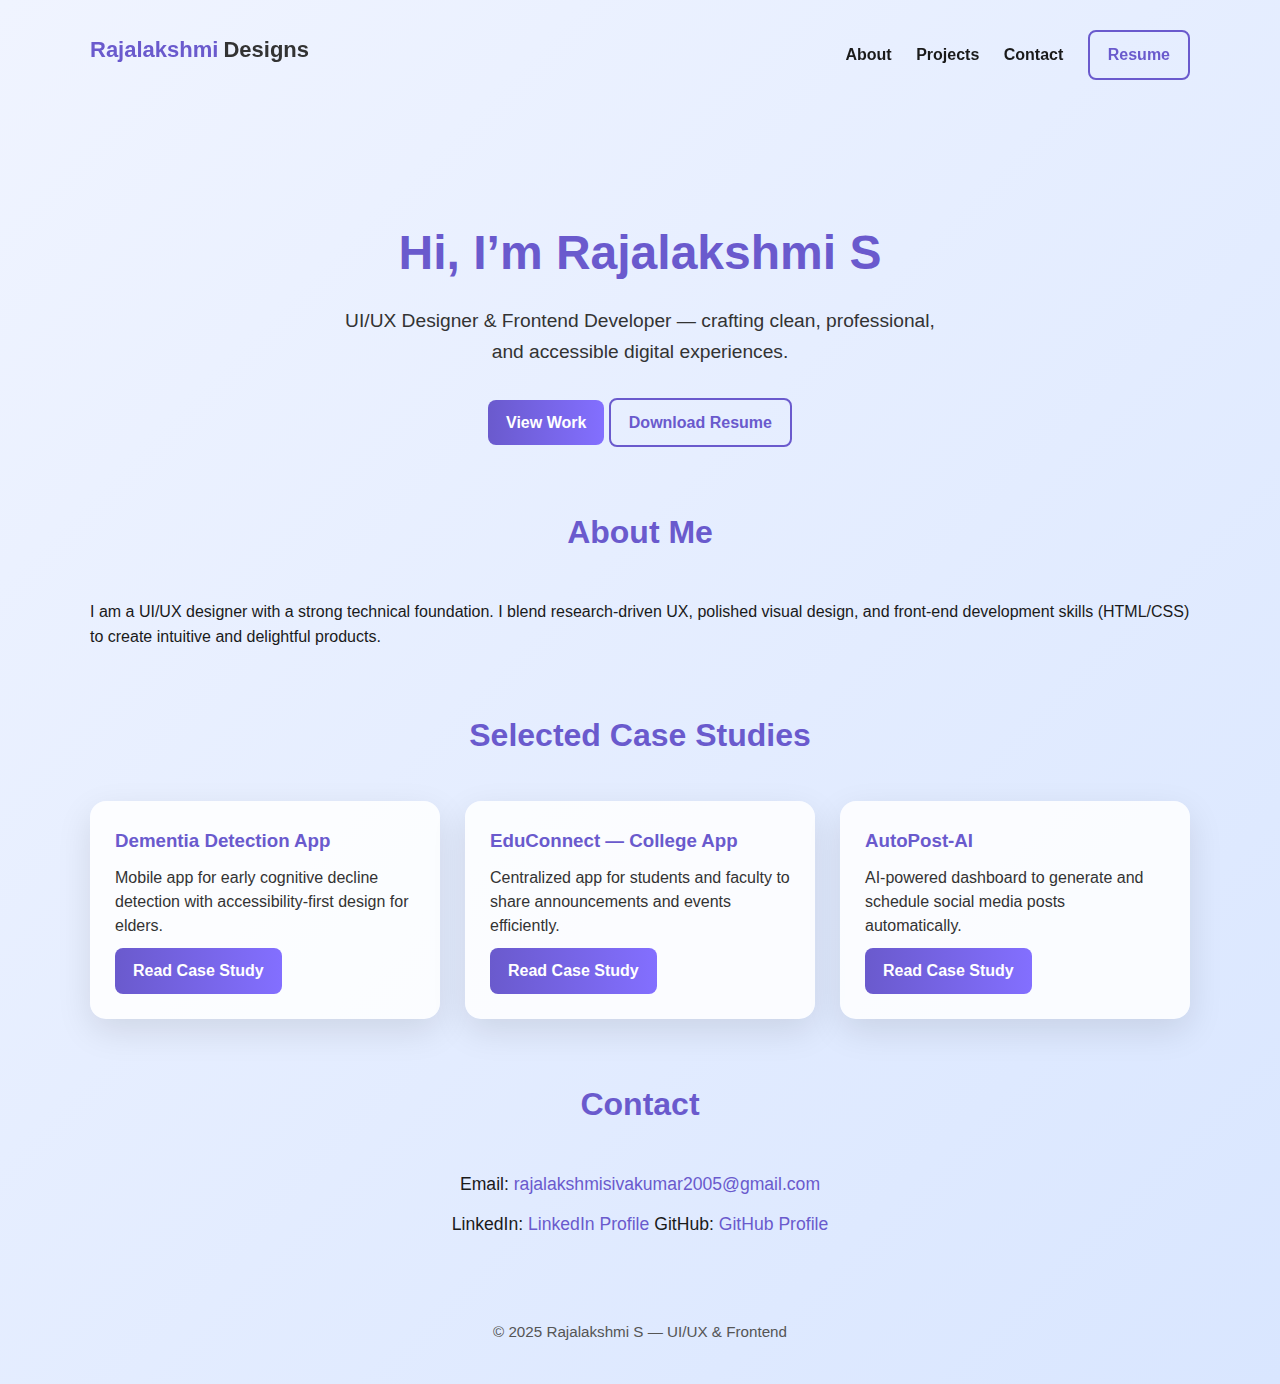
<file: index.html>
<!DOCTYPE html>
<html lang="en">
<head>
  <meta charset="UTF-8">
  <meta name="viewport" content="width=device-width, initial-scale=1.0">
  <title>Rajalakshmi S — UI/UX Designer</title>
  <link rel="stylesheet" href="style.css">
</head>
<body>
  <!-- Header -->
  <header class="site-header container">
    <div class="brand">Rajalakshmi<span>Designs</span></div>
    <nav>
      <a href="#about">About</a>
      <a href="#projects">Projects</a>
      <a href="#contact">Contact</a>
      <!-- Resume open/download -->
      <a class="btn ghost" href="Rajalakshmi_Resume.pdf" target="_blank" download>Resume</a>
    </nav>
  </header>

  <!-- Hero Section -->
  <section id="home" class="container hero-left">
    <h1 class="hero-title">Hi, I’m Rajalakshmi S</h1>
    <p class="hero-sub">UI/UX Designer & Frontend Developer — crafting clean, professional, and accessible digital experiences.</p>
    <div class="hero-buttons">
      <a class="btn primary" href="#projects">View Work</a>
      <a class="btn ghost" href="Rajalakshmi_Resume.pdf" target="_blank" download>Download Resume</a>
    </div>
  </section>

  <!-- About Section -->
  <section id="about" class="container">
    <h2 class="section-title">About Me</h2>
    <p>I am a UI/UX designer with a strong technical foundation. I blend research-driven UX, polished visual design, and front-end development skills (HTML/CSS) to create intuitive and delightful products.</p>
  </section>

  <!-- Projects Section -->
  <section id="projects" class="container projects">
    <h2 class="section-title">Selected Case Studies</h2>
    <div class="grid">
      <article class="project">
        <h3>Dementia Detection App</h3>
        <p>Mobile app for early cognitive decline detection with accessibility-first design for elders.</p>
        <a class="btn primary" href="dementia.html" target="_blank">Read Case Study</a>
      </article>
      <article class="project">
        <h3>EduConnect — College App</h3>
        <p>Centralized app for students and faculty to share announcements and events efficiently.</p>
        <a class="btn primary" href="educonnect.html" target="_blank">Read Case Study</a>
      </article>
      <article class="project">
        <h3>AutoPost-AI</h3>
        <p>AI-powered dashboard to generate and schedule social media posts automatically.</p>
        <a class="btn primary" href="autopost.html" target="_blank">Read Case Study</a>
      </article>
    </div>
  </section>

  <!-- Contact Section -->
  <section id="contact" class="container contact">
    <h2 class="section-title">Contact</h2>
    <p>Email: <a href="mailto:rajalakshmisivakumar2005@gmail.com">rajalakshmisivakumar2005@gmail.com</a></p>
    <p>LinkedIn: <a href="https://www.linkedin.com/in/rajalakshmi-s-40427a2a3" target="_blank">LinkedIn Profile</a>  
       GitHub: <a href="https://github.com/AbiCodes6" target="_blank">GitHub Profile</a></p>
  </section>

  <!-- Footer -->
  <footer class="footer">© 2025 Rajalakshmi S — UI/UX & Frontend</footer>
</body>
</html>
</file>
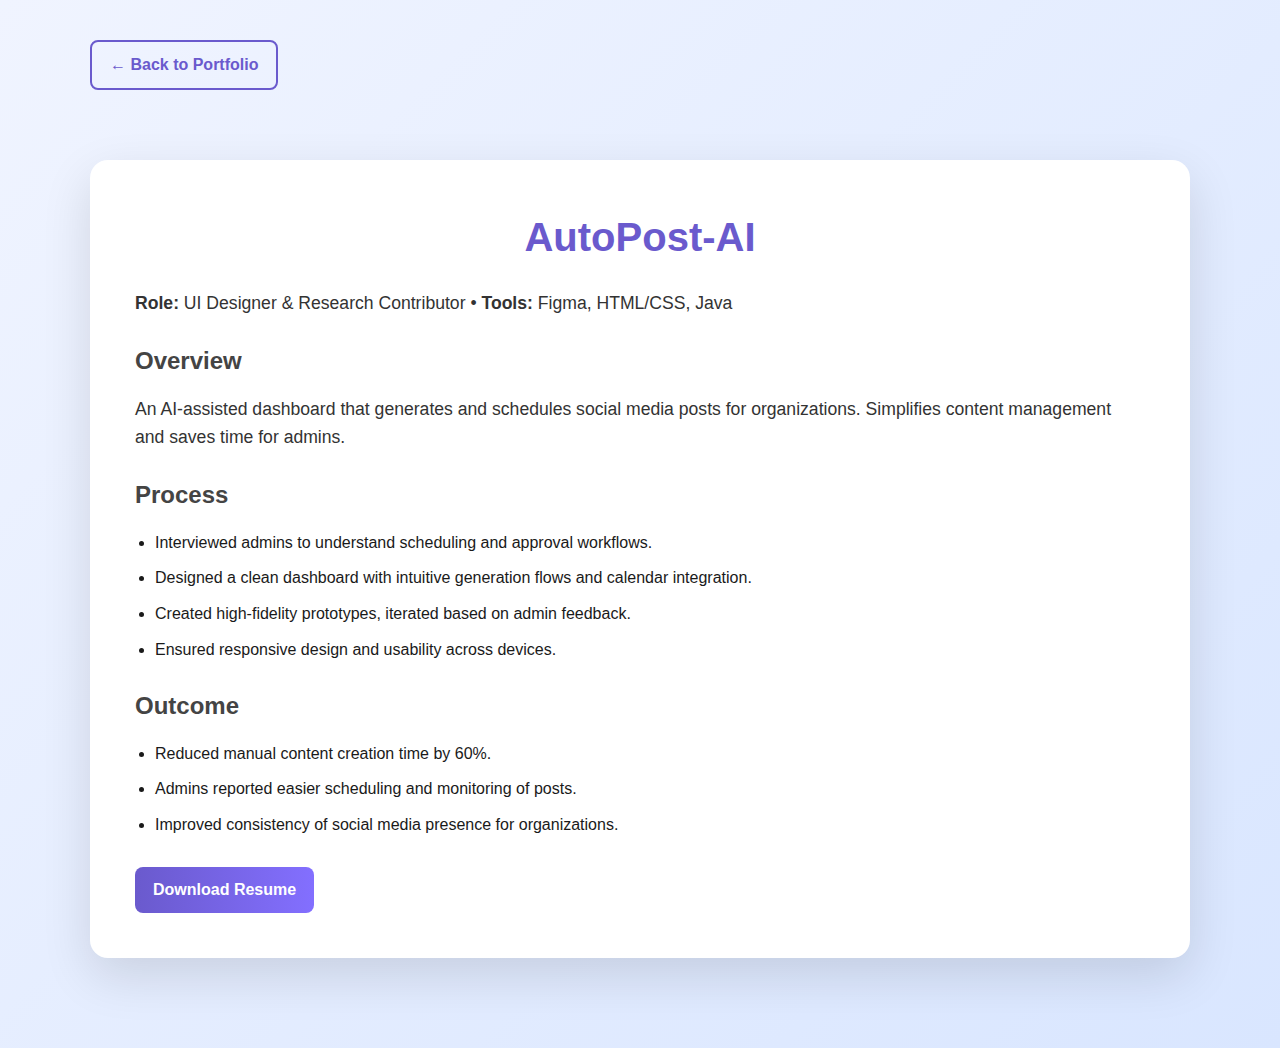
<file: autopost.html>
<!DOCTYPE html>
<html lang="en">
<head>
  <meta charset="UTF-8">
  <meta name="viewport" content="width=device-width, initial-scale=1.0">
  <title>AutoPost-AI — Case Study</title>
  <link rel="stylesheet" href="style.css">
</head>
<body>
  <header class="hero-section">
    <div class="container">
      <a href="index.html" class="btn ghost">← Back to Portfolio</a>
    </div>
  </header>

  <main class="container" style="padding:40px 0;">
    <section class="project-card">
      <h2>AutoPost-AI</h2>
      <p><strong>Role:</strong> UI Designer & Research Contributor • <strong>Tools:</strong> Figma, HTML/CSS, Java</p>

      <h3>Overview</h3>
      <p>An AI-assisted dashboard that generates and schedules social media posts for organizations. Simplifies content management and saves time for admins.</p>

      <h3>Process</h3>
      <ul>
        <li>Interviewed admins to understand scheduling and approval workflows.</li>
        <li>Designed a clean dashboard with intuitive generation flows and calendar integration.</li>
        <li>Created high-fidelity prototypes, iterated based on admin feedback.</li>
        <li>Ensured responsive design and usability across devices.</li>
      </ul>

      <h3>Outcome</h3>
      <ul>
        <li>Reduced manual content creation time by 60%.</li>
        <li>Admins reported easier scheduling and monitoring of posts.</li>
        <li>Improved consistency of social media presence for organizations.</li>
      </ul>

      <a class="btn primary" href="Rajalakshmi_Resume.pdf" target="_blank">Download Resume</a>
    </section>
  </main>
</body>
</html>
</file>
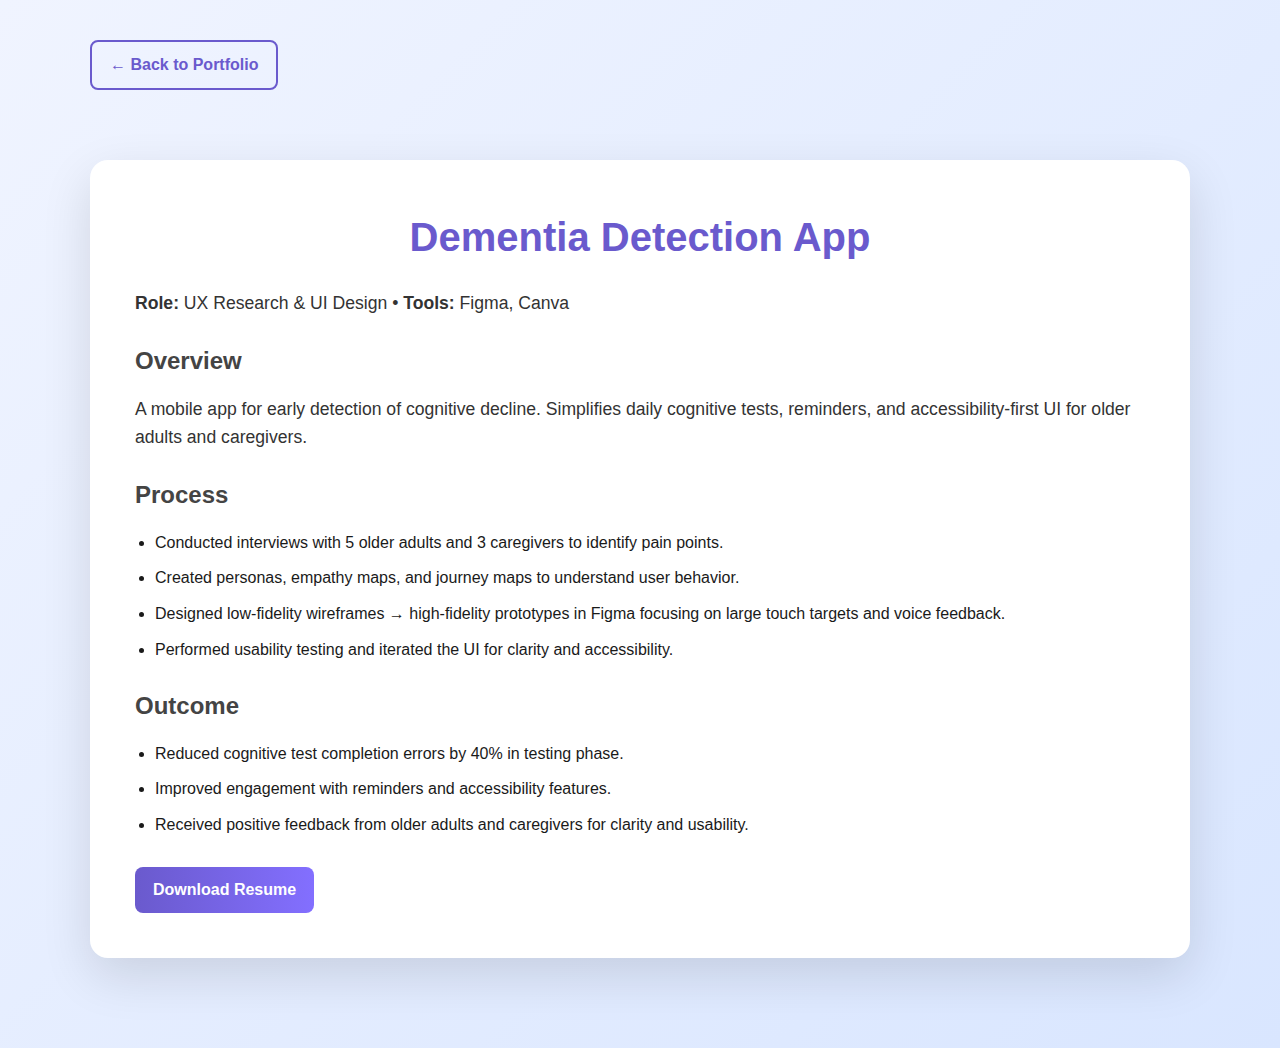
<file: dementia.html>
<!DOCTYPE html>
<html lang="en">
<head>
  <meta charset="UTF-8">
  <meta name="viewport" content="width=device-width, initial-scale=1.0">
  <title>Dementia Detection — Case Study</title>
  <link rel="stylesheet" href="style.css">
</head>
<body>
  <header class="hero-section">
    <div class="container">
      <a href="index.html" class="btn ghost">← Back to Portfolio</a>
    </div>
  </header>

  <main class="container" style="padding:40px 0;">
    <section class="project-card">
      <h2>Dementia Detection App</h2>
      <p><strong>Role:</strong> UX Research & UI Design • <strong>Tools:</strong> Figma, Canva</p>

      <h3>Overview</h3>
      <p>A mobile app for early detection of cognitive decline. Simplifies daily cognitive tests, reminders, and accessibility-first UI for older adults and caregivers.</p>

      <h3>Process</h3>
      <ul>
        <li>Conducted interviews with 5 older adults and 3 caregivers to identify pain points.</li>
        <li>Created personas, empathy maps, and journey maps to understand user behavior.</li>
        <li>Designed low-fidelity wireframes → high-fidelity prototypes in Figma focusing on large touch targets and voice feedback.</li>
        <li>Performed usability testing and iterated the UI for clarity and accessibility.</li>
      </ul>

      <h3>Outcome</h3>
      <ul>
        <li>Reduced cognitive test completion errors by 40% in testing phase.</li>
        <li>Improved engagement with reminders and accessibility features.</li>
        <li>Received positive feedback from older adults and caregivers for clarity and usability.</li>
      </ul>

      <a class="btn primary" href="Rajalakshmi_Resume.pdf" target="_blank">Download Resume</a>
    </section>
  </main>
</body>
</html>
</file>
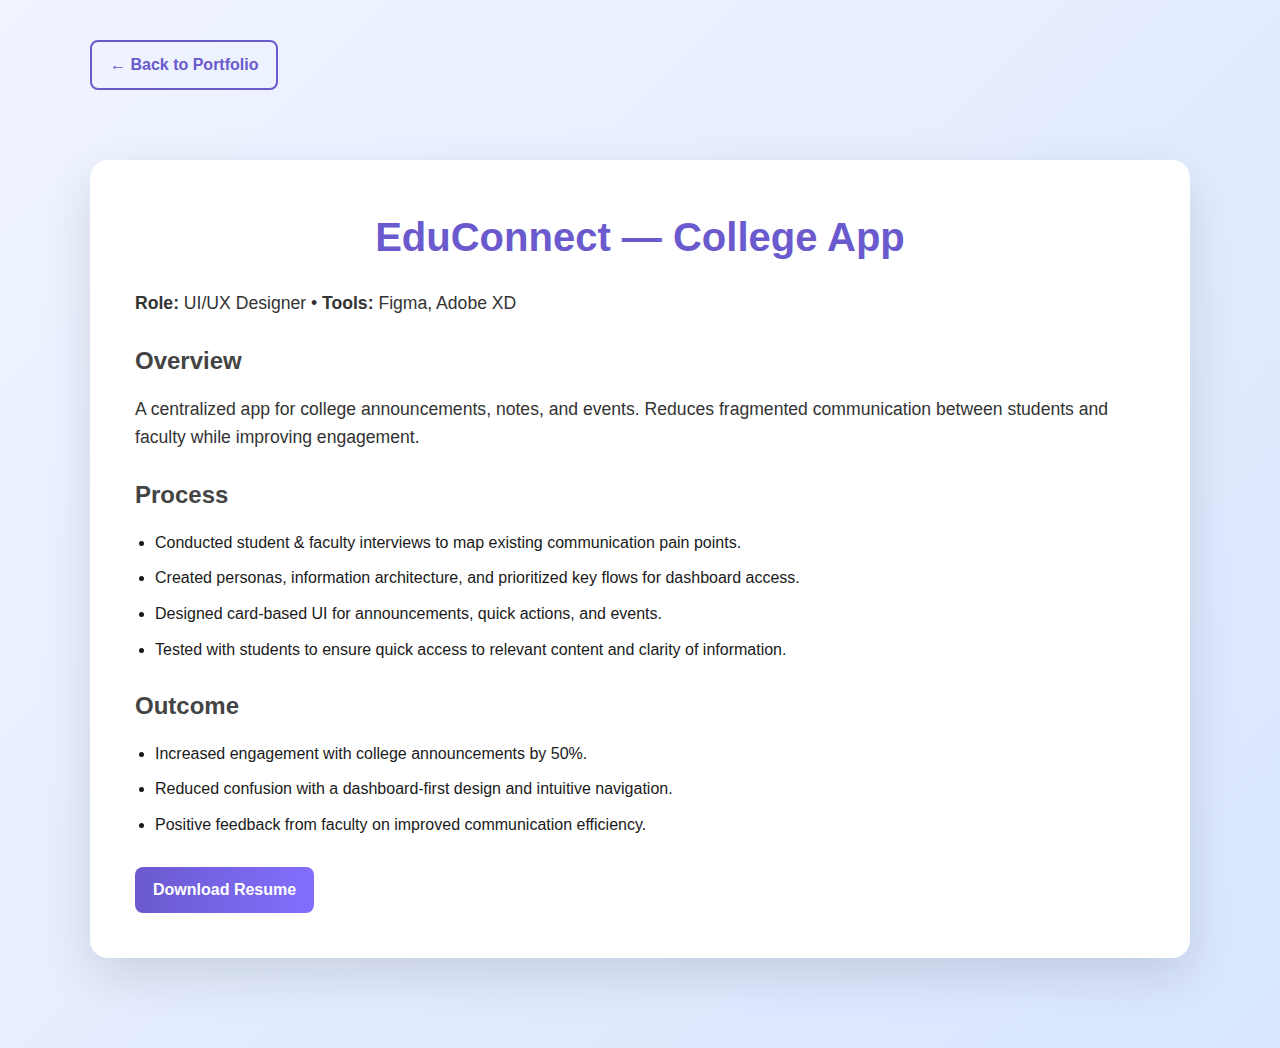
<file: educonnect.html>
<!DOCTYPE html>
<html lang="en">
<head>
  <meta charset="UTF-8">
  <meta name="viewport" content="width=device-width, initial-scale=1.0">
  <title>EduConnect — Case Study</title>
  <link rel="stylesheet" href="style.css">
</head>
<body>
  <header class="hero-section">
    <div class="container">
      <a href="index.html" class="btn ghost">← Back to Portfolio</a>
    </div>
  </header>

  <main class="container" style="padding:40px 0;">
    <section class="project-card">
      <h2>EduConnect — College App</h2>
      <p><strong>Role:</strong> UI/UX Designer • <strong>Tools:</strong> Figma, Adobe XD</p>

      <h3>Overview</h3>
      <p>A centralized app for college announcements, notes, and events. Reduces fragmented communication between students and faculty while improving engagement.</p>

      <h3>Process</h3>
      <ul>
        <li>Conducted student & faculty interviews to map existing communication pain points.</li>
        <li>Created personas, information architecture, and prioritized key flows for dashboard access.</li>
        <li>Designed card-based UI for announcements, quick actions, and events.</li>
        <li>Tested with students to ensure quick access to relevant content and clarity of information.</li>
      </ul>

      <h3>Outcome</h3>
      <ul>
        <li>Increased engagement with college announcements by 50%.</li>
        <li>Reduced confusion with a dashboard-first design and intuitive navigation.</li>
        <li>Positive feedback from faculty on improved communication efficiency.</li>
      </ul>

      <a class="btn primary" href="Rajalakshmi_Resume.pdf" target="_blank">Download Resume</a>
    </section>
  </main>
</body>
</html>
</file>
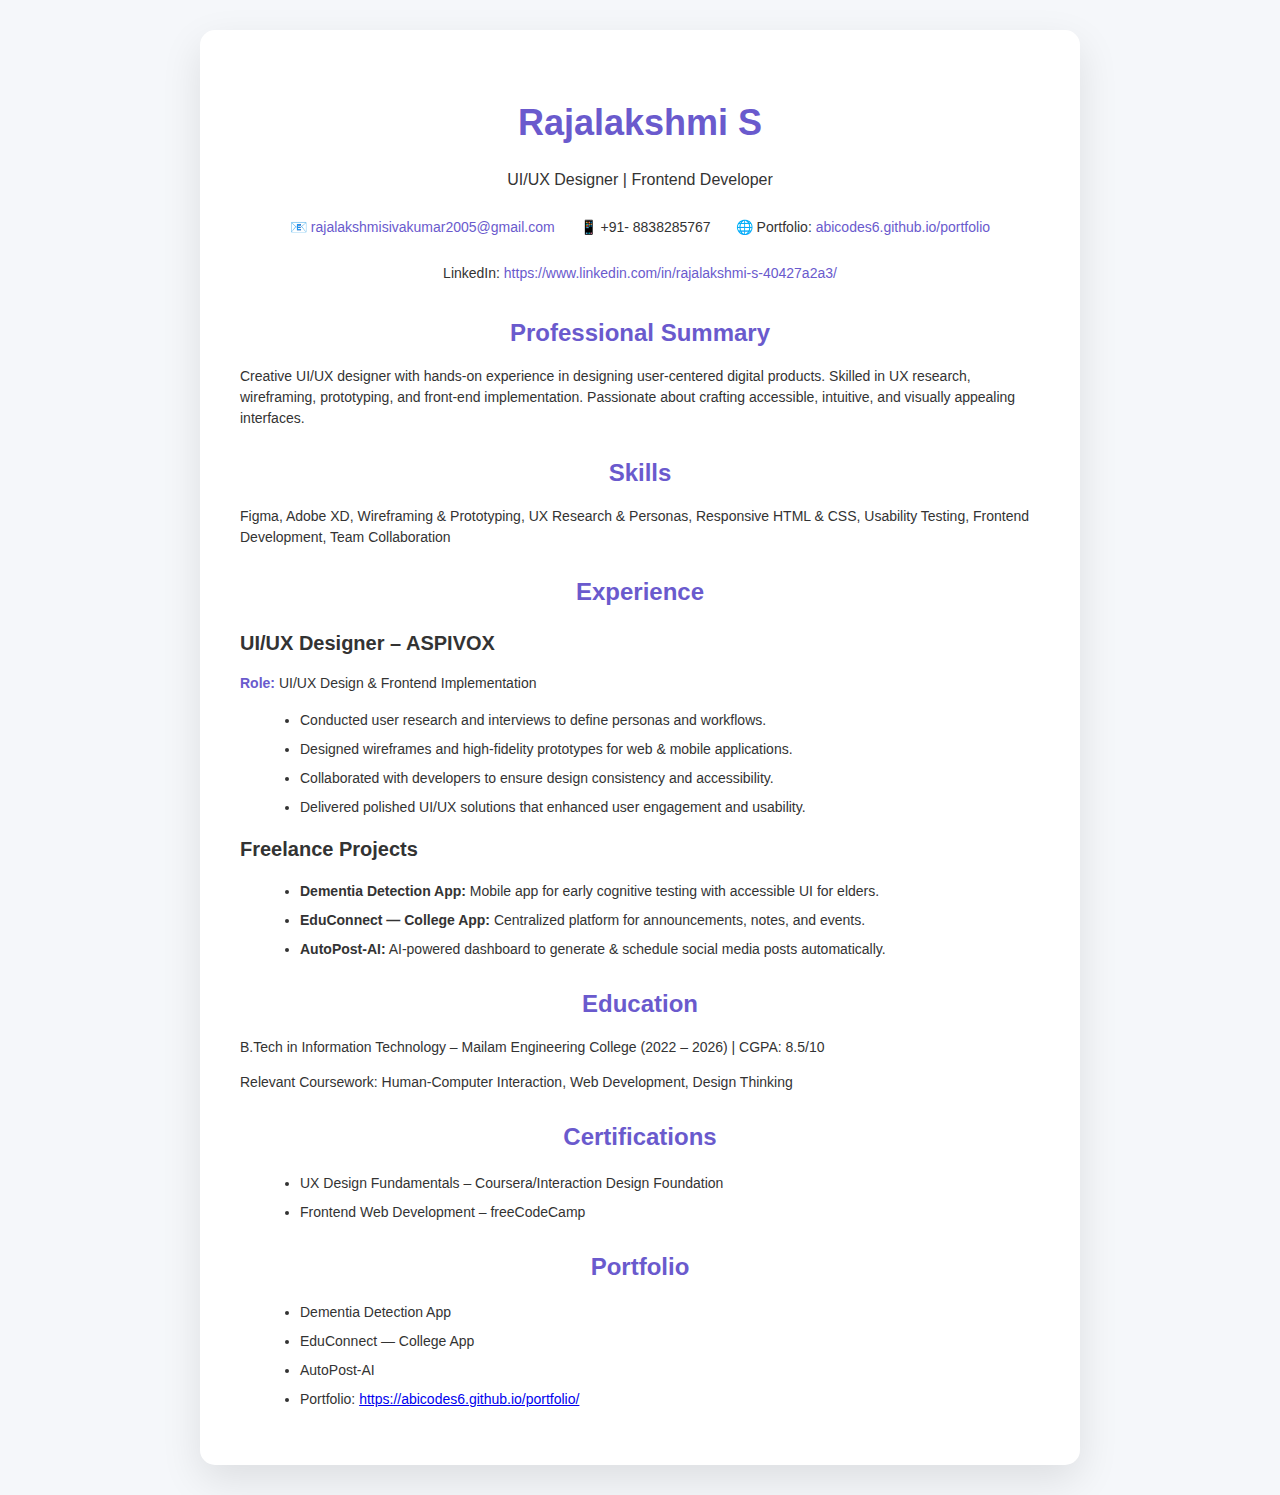
<file: Rajalakshmi_Resume.pdf.html>
<!DOCTYPE html>
<html lang="en">
<head>
<meta charset="UTF-8">
<meta name="viewport" content="width=device-width, initial-scale=1.0">
<title>Rajalakshmi S — UI/UX Resume</title>
<style>
  body { font-family: 'Inter', sans-serif; margin: 0; padding: 0; background: #f5f7fa; color: #1a1a1a; line-height:1.6; }
  .container { width: 800px; margin: 30px auto; padding: 40px; background: #fff; border-radius: 15px; box-shadow: 0 15px 40px rgba(0,0,0,0.1); }

  /* Header */
  .header { text-align: center; margin-bottom: 25px; }
  .header h1 { font-size: 36px; color: #6a5acd; margin-bottom: 5px; }
  .header p { font-size: 16px; color: #333; margin-bottom: 15px; }

  /* Contact */
  .contact { display: flex; justify-content: center; gap: 25px; flex-wrap: wrap; margin-bottom: 30px; }
  .contact p { margin: 0; font-size: 14px; color: #333; }
  .contact a { color:#6a5acd; text-decoration:none; }
  .contact a:hover { text-decoration:underline; }

  /* Sections */
  h2 { font-size: 24px; color: #6a5acd; margin-top:20px; margin-bottom:10px; text-align:center; }
  h3 { font-size: 20px; color: #333; margin-top:15px; margin-bottom:10px; }
  p, li { font-size: 14px; color: #333; line-height:1.5; margin-bottom:8px; }
  ul { margin-left:20px; margin-bottom:15px; }

  .section { margin-top: 25px; }
  .role { font-weight:600; color:#6a5acd; }

</style>
</head>
<body>

<div class="container">

  <!-- Header -->
  <div class="header">
    <h1>Rajalakshmi S</h1>
    <p>UI/UX Designer | Frontend Developer</p>
  </div>

  <!-- Contact -->
  <div class="contact">
    <p>📧 <a href="mailto:rajalakshmisivakumar2005@gmail.com">rajalakshmisivakumar2005@gmail.com</a></p>
    <p>📱 +91- 8838285767</p>
    <p>🌐 Portfolio: <a href="#">abicodes6.github.io/portfolio</a></p>
    <p>LinkedIn: <a href="#">https://www.linkedin.com/in/rajalakshmi-s-40427a2a3/</a></p>
  </div>

  <!-- Professional Summary -->
  <div class="section">
    <h2>Professional Summary</h2>
    <p>Creative UI/UX designer with hands-on experience in designing user-centered digital products. Skilled in UX research, wireframing, prototyping, and front-end implementation. Passionate about crafting accessible, intuitive, and visually appealing interfaces.</p>
  </div>

  <!-- Skills -->
  <div class="section">
    <h2>Skills</h2>
    <p>Figma, Adobe XD, Wireframing & Prototyping, UX Research & Personas, Responsive HTML & CSS, Usability Testing, Frontend Development, Team Collaboration</p>
  </div>

  <!-- Experience -->
  <div class="section">
    <h2>Experience</h2>
    <h3>UI/UX Designer – ASPIVOX</h3>
    <p><span class="role">Role:</span> UI/UX Design & Frontend Implementation</p>
    <ul>
      <li>Conducted user research and interviews to define personas and workflows.</li>
      <li>Designed wireframes and high-fidelity prototypes for web & mobile applications.</li>
      <li>Collaborated with developers to ensure design consistency and accessibility.</li>
      <li>Delivered polished UI/UX solutions that enhanced user engagement and usability.</li>
    </ul>

    <h3>Freelance Projects</h3>
    <ul>
      <li><strong>Dementia Detection App:</strong> Mobile app for early cognitive testing with accessible UI for elders.</li>
      <li><strong>EduConnect — College App:</strong> Centralized platform for announcements, notes, and events.</li>
      <li><strong>AutoPost-AI:</strong> AI-powered dashboard to generate & schedule social media posts automatically.</li>
    </ul>
  </div>

  <!-- Education -->
  <div class="section">
    <h2>Education</h2>
    <p>B.Tech in Information Technology – Mailam Engineering College (2022 – 2026) | CGPA: 8.5/10</p>
    <p>Relevant Coursework: Human-Computer Interaction, Web Development, Design Thinking</p>
  </div>

  <!-- Certifications -->
  <div class="section">
    <h2>Certifications</h2>
    <ul>
      <li>UX Design Fundamentals – Coursera/Interaction Design Foundation</li>
      <li>Frontend Web Development – freeCodeCamp</li>
    </ul>
  </div>

  <!-- Portfolio -->
  <div class="section">
    <h2>Portfolio</h2>
    <ul>
      <li>Dementia Detection App</li>
      <li>EduConnect — College App</li>
      <li>AutoPost-AI</li>
      <li>Portfolio: <a href="#">https://abicodes6.github.io/portfolio/</a></li>
    </ul>
  </div>

</div>

</body>
</html>
</file>
<file: style.css>
/* ===================== Global ===================== */
* { box-sizing:border-box; margin:0; padding:0; font-family:'Inter', 'Poppins', sans-serif; }
body {
  background: linear-gradient(135deg, #f0f4ff, #d9e6ff);
  min-height:100vh;
  color:#1a1a1a;
  line-height:1.6;
  position:relative;
  overflow-x:hidden;
}

/* ===================== Animated Background Blobs ===================== */
.blob {
  position:absolute;
  border-radius:50%;
  filter:blur(120px);
  opacity:0.6;
  animation: float 20s infinite ease-in-out;
  z-index:-1;
}

.blob1 { width:600px; height:600px; background:linear-gradient(135deg, #836fff, #a87fff); top:-10%; left:-15%; animation-delay:0s;}
.blob2 { width:500px; height:500px; background:linear-gradient(135deg, #6ad3d8, #84e1d8); top:10%; right:-10%; animation-delay:5s;}
.blob3 { width:400px; height:400px; background:linear-gradient(135deg, #ffd6a5, #ffbfa0); bottom:-10%; left:20%; animation-delay:10s;}

@keyframes float {
  0% { transform: translateY(0px) translateX(0px) scale(1); }
  50% { transform: translateY(30px) translateX(20px) scale(1.1); }
  100% { transform: translateY(0px) translateX(0px) scale(1); }
}

/* ===================== Container ===================== */
.container { width:90%; max-width:1100px; margin:0 auto; padding:30px 0; }

/* ===================== Header ===================== */
.site-header { display:flex; justify-content:space-between; align-items:center; padding:20px 0; position:sticky; top:0; z-index:50; background:transparent; }
.brand { font-weight:700; font-size:22px; color:#6a5acd; }
.brand span { color:#333; margin-left:5px; }
nav a { text-decoration:none; margin-left:20px; font-weight:600; color:#1a1a1a; transition:0.3s; }
nav a:hover { color:#6a5acd; }

/* ===================== Buttons ===================== */
.btn {
  padding:10px 18px; border-radius:8px; text-decoration:none; font-weight:600;
  transition:0.3s; display:inline-block; margin-top:10px;
}
.btn.primary { background:linear-gradient(90deg,#6a5acd,#836fff); color:white; }
.btn.primary:hover { opacity:0.85; }
.btn.ghost { background:transparent; border:2px solid #6a5acd; color:#6a5acd; }
.btn.ghost:hover { background:#6a5acd; color:white; }

/* ===================== Hero Section ===================== */
.hero-left { max-width:600px; margin:0 auto; padding-top:100px; text-align:center; }
.hero-title { font-size:3rem; margin:15px 0; color:#6a5acd; }
.hero-sub { font-size:1.2rem; color:#333; margin-bottom:20px; }

/* ===================== Sections ===================== */
section { padding:60px 0; }
.section-title { font-size:2rem; color:#6a5acd; margin-bottom:40px; text-align:center; }

/* ===================== Projects Grid ===================== */
.projects .grid { display:grid; grid-template-columns:repeat(auto-fit, minmax(280px,1fr)); gap:25px; }
.project { background: rgba(255,255,255,0.85); border-radius:16px; padding:25px; box-shadow:0 12px 35px rgba(0,0,0,0.1); transition:0.3s; }
.project:hover { transform: translateY(-5px) scale(1.02); box-shadow:0 22px 50px rgba(0,0,0,0.15); }
.project h3 { color:#6a5acd; margin-bottom:10px; }
.project p { color:#333; line-height:1.5; }

/* ===================== Project Cards / Case Studies ===================== */
.project-card { background:white; padding:45px; border-radius:18px; box-shadow:0 18px 50px rgba(0,0,0,0.12); margin-bottom:50px; }
.project-card h2 { font-size:2.5rem; color:#6a5acd; margin-bottom:20px; text-align:center; }
.project-card h3 { font-size:1.5rem; margin-top:25px; margin-bottom:15px; color:#444; }
.project-card p { color:#333; margin-bottom:15px; font-size:1.1rem; }
.project-card ul { margin-left:20px; margin-bottom:20px; }
.project-card ul li { margin-bottom:10px; }

/* ===================== Contact ===================== */
.contact p { margin-bottom:12px; font-size:1.1rem; text-align:center; }
.contact a { color:#6a5acd; text-decoration:none; }
.contact a:hover { text-decoration:underline; }

/* ===================== Footer ===================== */
.footer { text-align:center; padding:40px 0; color:#555; font-size:0.95rem; }

/* ===================== Responsive ===================== */
@media (max-width:992px) {
  .hero-title { font-size:2.5rem; }
  .projects .grid { grid-template-columns:1fr; }
  nav { display:flex; flex-direction:column; gap:10px; align-items:center; }
}

@media (max-width:600px) {
  .hero-title { font-size:2rem; }
  .hero-sub { font-size:1rem; }
  .btn { padding:8px 14px; font-size:0.9rem; }
}
</file>
